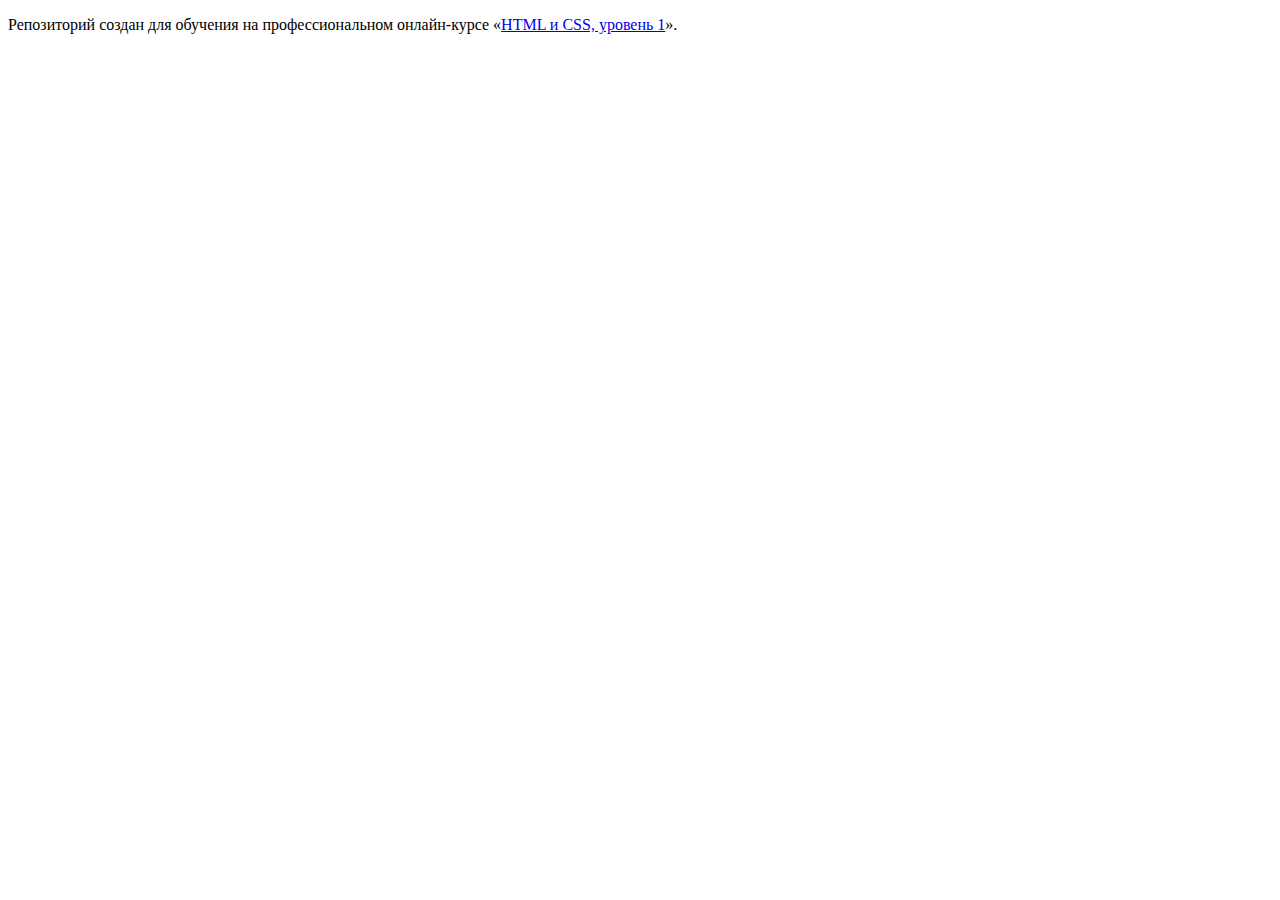
<file: master/index.html>
<!DOCTYPE html>
<html lang="ru">
  <head>
    <meta charset="utf-8">
    <title>HTML Academy: Техномарт</title>
    <base href="https://htmlacademy-htmlcss.github.io/992153-technomart-26/master/">
</head>
  <body>

    <p>Репозиторий создан для обучения на профессиональном онлайн‑курсе «<a href="https://htmlacademy.ru/intensive/htmlcss">HTML и CSS, уровень 1</a>».</p>

  </body>
</html>
</file>
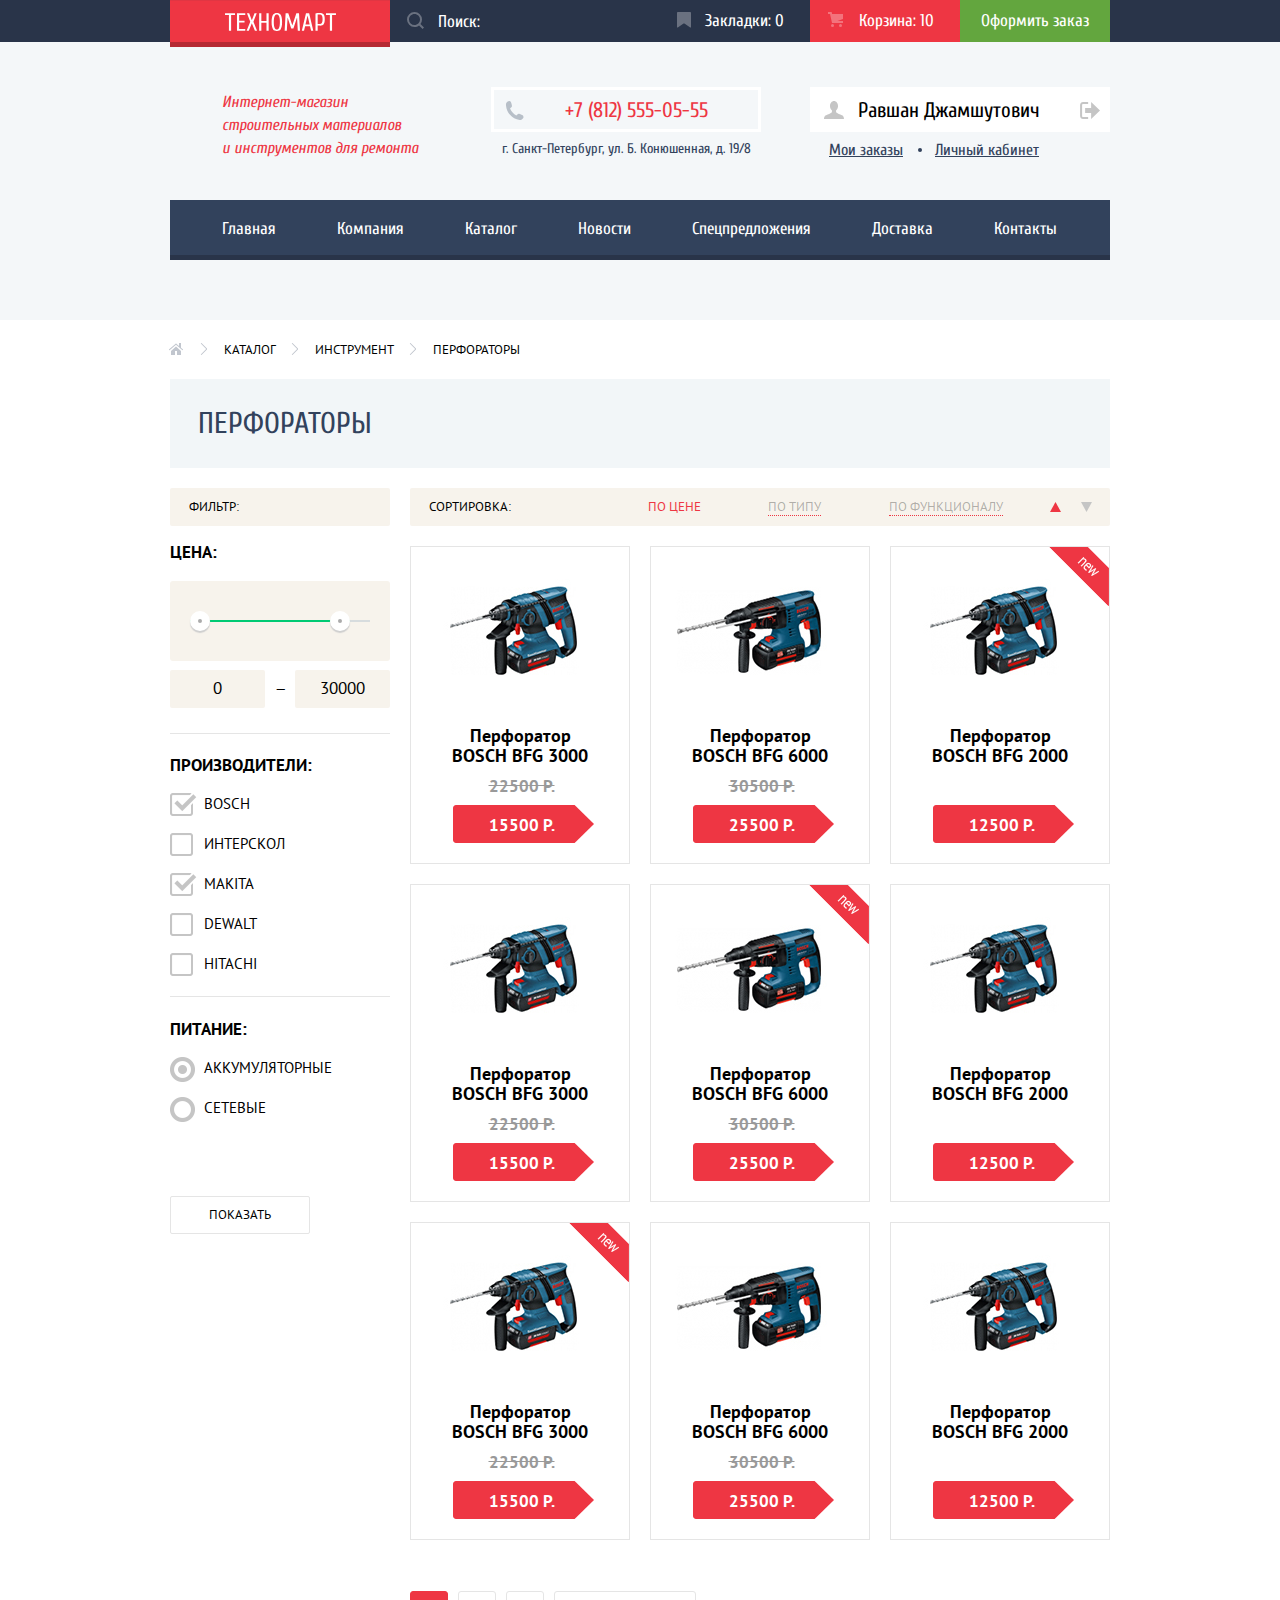
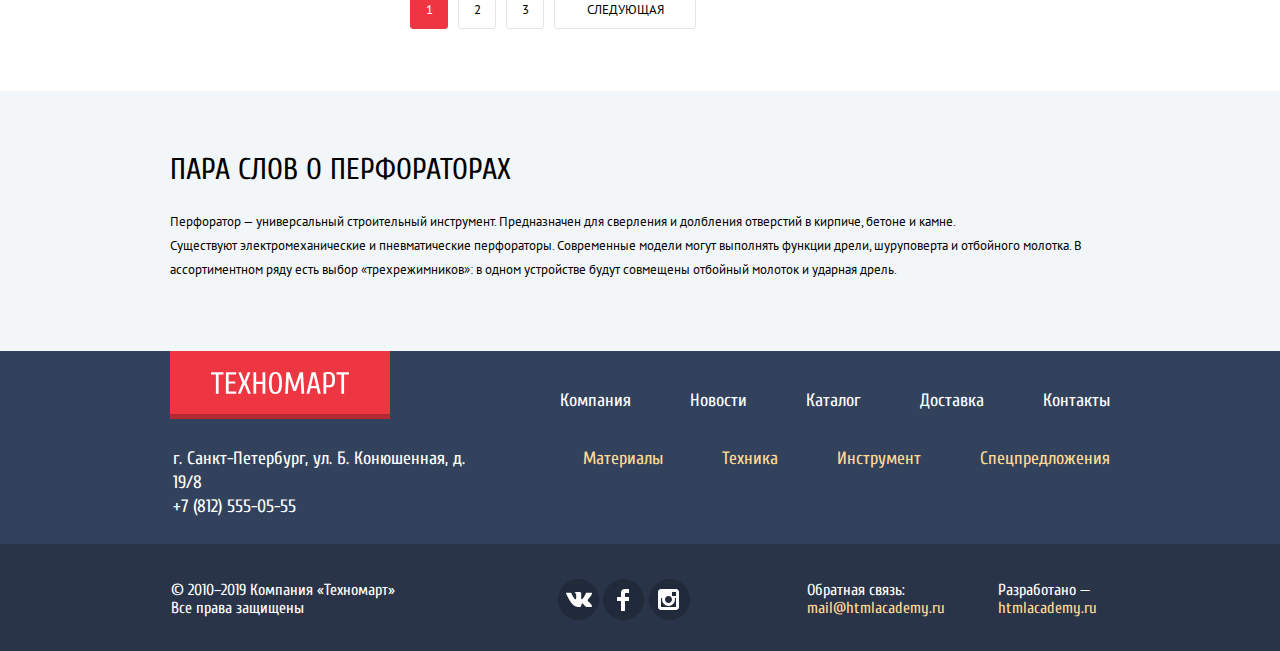
<file: catalog.html>
<!DOCTYPE html>
<html lang="ru">

<head>
  <meta charset="utf-8">
  <title>Каталог интернет-магазина "Техномарт"</title>
  <link href="https://fonts.googleapis.com/css?family=Cuprum:400,400i,700,700i|PT+Sans:400,400i,700,700i&display=swap&subset=cyrillic" rel="stylesheet">
  <link rel="stylesheet" href="css/normalize.css">
  <link rel="stylesheet" href="css/style-min.css">
</head>

<body class="inner-page">
  <header class="header-page" role="banner">
    <div class="header-top">
      <div class="inner-header-top container">
        <a class="logo header-logo">
          <img class="logo-img" src="img/image/logo-technomart.svg" width="111" height="19" alt="Логотип Техномарт">
        </a>
        <form class="search-wrap" method="GET" action="#">
          <input class="search" type="search" placeholder="Поиск:">
          <svg xmlns="http://www.w3.org/2000/svg" width="17" height="17" viewBox="0 0 17 17"><path fill="#ffffff" d="M17 15.586l-3.542-3.542A7.465 7.465 0 0 0 15 7.5 7.5 7.5 0 1 0 7.5 15c1.71 0 3.282-.579 4.544-1.542L15.586 17 17 15.586zM2 7.5C2 4.467 4.467 2 7.5 2 10.532 2 13 4.467 13 7.5c0 3.032-2.468 5.5-5.5 5.5A5.506 5.506 0 0 1 2 7.5z"/>
          </svg>
        </form>
        <div class="top-menu">
          <a class="top-menu-link bookmarks" href="#">Закладки: <span>0</span></a>
          <a class="top-menu-link basket full-basket" href="#">Корзина: <span>10</span></a>
          <a class="top-menu-link checkout" href="#">Оформить заказ</a>
        </div>
      </div>
    </div>
    <div class="container">
      <div class="header-middle">
        <p class="header-text">Интернет-магазин строительных материалов <br> и инструментов для ремонта</p>
        <div class="header-contacts">
          <a class="tel" href="tel:+78125550555">&#43;7 (812) 555-05-55</a>
          <span class="header-address">г. Санкт-Петербург, ул. Б. Конюшенная, д. 19/8</span>
        </div>
        <div class="user-nav modal">
          <a class="user-btn entry" href="#">Войти</a>
          <a class="user-btn registration" href="#">Регистрация</a>
        </div>
        <div class="account">
          <div class="user">
            <a class="user-name" href="#">
              <svg xmlns="http://www.w3.org/2000/svg" width="20" height="18" viewBox="0 0 20 18"><path fill="#c5c5c5" d="M17.881 14.166c-2.144-.735-4.256-1.666-5.207-2.39-.657-.501-.77-1.618-.517-2.415 1.118-.903 1.864-2.477 1.864-4.278C14.021 2.276 12.221 0 10 0S5.979 2.276 5.979 5.083c0 1.801.746 3.374 1.863 4.277.253.798.141 1.915-.517 2.416-.95.724-3.063 1.654-5.207 2.39S0 18 0 18h20s.025-3.099-2.119-3.834z"/>
            </svg> Равшан Джамшутович
            </a>
            <a class="user-exit" href="#" aria-label="Выход из профиля">
              <svg xmlns="http://www.w3.org/2000/svg" width="21" height="17" viewBox="0 0 21 17"><g fill="#c5c5c5"><path fill="#c5c5c5" d="M21 8.5L12.125 0v6h-6v5h6v6z"/><path fill="#c5c5c5" d="M3.106 13.952V3.048c.018-.376.171-1.057 1.01-1.057h5.027V0H4.116C1.938 0 1.112 1.81 1.087 3.027v10.946C1.112 15.189 1.938 17 4.116 17h5.027v-1.99H4.116c-.839 0-.992-.683-1.01-1.058z"/></g>
              </svg>
            </a>
          </div>
          <div class="user-date">
            <a class="user-link" href="#">Мои заказы</a>
            <span></span>
            <a class="user-link" href="#">Личный кабинет</a>
          </div>
        </div>
      </div>
      <nav class="nav" role="navigation">
        <ul class="nav-list">
          <li class="nav-item">
            <a class="nav-link" href="index.html">Главная</a>
          </li>
          <li class="nav-item">
            <a class="nav-link" href="#">Компания</a>
          </li>
          <li class="nav-item">
            <a class="nav-link active">Каталог</a>
          </li>
          <li class="nav-item">
            <a class="nav-link" href="#">Новости</a>
          </li>
          <li class="nav-item">
            <a class="nav-link" href="#">Спецпредложения</a>
          </li>
          <li class="nav-item">
            <a class="nav-link" href="#">Доставка</a>
          </li>
          <li class="nav-item">
            <a class="nav-link" href="#">Контакты</a>
          </li>
        </ul>
      </nav>
    </div>
  </header>
  <main class="main-catalog" role="main">
    <section class="container">
      <ul class="breadcrumbs-list">
        <li class="breadcrumbs-item breadcrumbs-home">
          <a class="breadcrumbs-link" href="index.html" aria-label="Главная">
            <svg xmlns="http://www.w3.org/2000/svg" width="15" height="12" viewBox="0 0 15 12"><g fill="#C1C6CE"><path d="M3 8v4h4V8h2v4h4V8L8 3.516z"/><path d="M14.831 6.365L13 4.751V0h-2v2.987L8.332.635c-.02-.017-.043-.023-.064-.037a.465.465 0 0 0-.08-.047.551.551 0 0 0-.095-.024C8.062.521 8.032.515 8 .515c-.031 0-.061.006-.092.012a.46.46 0 0 0-.095.025c-.028.011-.053.029-.08.046-.021.014-.045.02-.064.037l-6.498 5.73a.501.501 0 0 0 .33.875.497.497 0 0 0 .331-.125L8 1.677l6.169 5.438a.501.501 0 0 0 .662-.75z"/></g></svg>
          </a>
        </li>
        <li class="breadcrumbs-item">
          <a class="breadcrumbs-link" href="#">Каталог</a>
        </li>
        <li class="breadcrumbs-item">
          <a class="breadcrumbs-link" href="#">Инструмент</a>
        </li>
        <li class="breadcrumbs-item">
          <a class="breadcrumbs-link">Перфораторы</a>
        </li>
      </ul>
      <div class="title-inner">
        <h1 class="page-title">Перфораторы</h1>
      </div>
      <div class="filters-wrap">
        <section class="filters">
          <h2 class="visually-hidden">Фильтр товаров</h2>
          <div class="name-filter">Фильтр:</div>
          <form class="filter" method="GET" action="#">
            <fieldset class="filter-inner">
              <legend class="filter-title">Цена:</legend>
              <div class="range-block">
                <div class="scale">
                  <div class="bar"></div>
                </div>
                <div class="toggle toggle-min"></div>
                <div class="toggle toggle-max"></div>
              </div>
              <div class="price-selection">
                <input class="min-price" type="text" value="0" aria-label="Минимальная цена">
                <span class="dash">&#8212;</span>
                <input class="max-price" type="text" value="30000" aria-label="Максимальная цена">
              </div>
            </fieldset>
            <fieldset class="filter-inner">
              <legend class="filter-title">Производители:</legend>
              <ul class="filter-list">
                <li class="filter-item">
                  <input class="filter-input visually-hidden" type="checkbox" id="bosch" name="bosch" checked>
                  <label class="filter-label" for="bosch">Bosch</label>
                </li>
                <li class="filter-item">
                  <input class="filter-input visually-hidden" type="checkbox" id="interscol" name="interscol">
                  <label class="filter-label" for="interscol">Интерскол</label>
                </li>
                <li class="filter-item">
                  <input class="filter-input visually-hidden" type="checkbox" id="makita" name="makita" checked>
                  <label class="filter-label" for="makita">Makita</label>
                </li>
                <li class="filter-item">
                  <input class="filter-input visually-hidden" type="checkbox" id="dewalt" name="dewalt">
                  <label class="filter-label" for="dewalt">Dewalt</label>
                </li>
                <li class="filter-item">
                  <input class="filter-input visually-hidden" type="checkbox" id="hitachi" name="hitachi">
                  <label class="filter-label" for="hitachi">Hitachi</label>
                </li>
              </ul>
            </fieldset>
            <fieldset class="filter-inner">
              <legend class="filter-title">Питание:</legend>
              <ul class="filter-list">
                <li class="filter-item">
                  <input class="filter-input visually-hidden" type="radio" id="accum" name="power" checked>
                  <label class="filter-label radio-label" for="accum">Аккумуляторные</label>
                </li>
                <li class="filter-item">
                  <input class="filter-input visually-hidden" type="radio" id="net" name="power">
                  <label class="filter-label radio-label" for="net">Сетевые</label>
                </li>
              </ul>
            </fieldset>
            <button class="btn-show" type="submit">Показать</button>
          </form>
        </section>
        <section class="catalog">
          <h2 class="visually-hidden">Список перфораторов</h2>
          <div class="sorting">
            <span class="name-sorting">Сортировка:</span>
            <ul class="sorting-list">
              <li class="sorting-item">
                <a class="sorting-link sorting-active active">По цене</a>
              </li>
              <li class="sorting-item">
                <a class="sorting-link" href="#">По типу</a>
              </li>
              <li class="sorting-item">
                <a class="sorting-link" href="№">По функционалу</a>
              </li>
            </ul>
            <div class="sorting-control">
              <button class="sorting-btn control-up sorting-active" type="button" aria-label="Вверх">
                <svg xmlns="http://www.w3.org/2000/svg" width="11" height="10" viewBox="0 0 11 10"><path fill="#231F20" d="M5.5 0L0 10h11z"/></svg>
              </button>
              <button class="sorting-btn control-down" type="button" aria-label="Вниз">
                <svg xmlns="http://www.w3.org/2000/svg" width="11" height="10" viewBox="0 0 11 10"><path fill="#231F20" d="M5.5 10L0 0h11"/></svg>
              </button>
            </div>
          </div>
          <ul class="catalog-list">
            <li class="catalog-item">
              <div class="actions">
                <button class="button btn-buy" type="button">Купить</button>
                <button class="button btn-to-bookmarks" type="button">В закладки</button>
              </div>
              <div class="catalog-img">
                <img src="img/image/perforator_1.jpg" width="218" height="170" alt="Перфоратор BOSCH BFG 3000">
              </div>
              <div class="catalog-item-inner">
                <a class="catalog-link" href="#">
                  <h3 class="catalog-title">Перфоратор BOSCH BFG 3000</h3>
                </a>
                <b class="old-price">22500 Р.</b>
                <a class="price" href="#">15500 Р.</a>
              </div>
            </li>
            <li class="catalog-item">
              <div class="actions">
                <button class="button btn-buy" type="button">Купить</button>
                <button class="button btn-to-bookmarks" type="button">В закладки</button>
              </div>
              <div class="catalog-img">
                <img src="img/image/perforator_2.jpg" width="218" height="170" alt="Перфоратор BOSCH BFG 6000">
              </div>
              <div class="catalog-item-inner">
                <a class="catalog-link" href="#">
                  <h3 class="catalog-title">Перфоратор BOSCH BFG 6000</h3>
                </a>
                <b class="old-price">30500 Р.</b>
                <a class="price" href="#">25500 Р.</a>
              </div>
            </li>
            <li class="catalog-item new">
              <div class="actions">
                <button class="button btn-buy" type="button">Купить</button>
                <button class="button btn-to-bookmarks" type="button">В закладки</button>
              </div>
              <div class="catalog-img">
                <img src="img/image/perforator_3.jpg" width="218" height="170" alt="Перфоратор BOSCH BFG 2000">
              </div>
              <div class="catalog-item-inner">
                <a class="catalog-link" href="#">
                  <h3 class="catalog-title">Перфоратор BOSCH BFG 2000</h3>
                </a>
                <b class="old-price"></b>
                <a href="#" class="price">12500 Р.</a>
              </div>
            </li>
            <li class="catalog-item">
              <div class="actions">
                <button class="button btn-buy" type="button">Купить</button>
                <button class="button btn-to-bookmarks" type="button">В закладки</button>
              </div>
              <div class="catalog-img">
                <img src="img/image/perforator_1.jpg" width="218" height="170" alt="Перфоратор BOSCH BFG 3000">
              </div>
              <div class="catalog-item-inner">
                <a class="catalog-link" href="#">
                  <h3 class="catalog-title">Перфоратор BOSCH BFG 3000</h3>
                </a>
                <b class="old-price">22500 Р.</b>
                <a href="#" class="price">15500 Р.</a>
              </div>
            </li>
            <li class="catalog-item new">
              <div class="actions">
                <button class="button btn-buy" type="button">Купить</button>
                <button class="button btn-to-bookmarks" type="button">В закладки</button>
              </div>
              <div class="catalog-img">
                <img src="img/image/perforator_2.jpg" width="218" height="170" alt="Перфоратор BOSCH BFG 6000">
              </div>
              <div class="catalog-item-inner">
                <a class="catalog-link" href="#">
                  <h3 class="catalog-title">Перфоратор BOSCH BFG 6000</h3>
                </a>
                <b class="old-price">30500 Р.</b>
                <a href="#" class="price">25500 Р.</a>
              </div>
            </li>
            <li class="catalog-item">
              <div class="actions">
                <button class="button btn-buy" type="button">Купить</button>
                <button class="button btn-to-bookmarks" type="button">В закладки</button>
              </div>
              <div class="catalog-img">
                <img src="img/image/perforator_3.jpg" width="218" height="170" alt="Перфоратор BOSCH BFG 2000">
              </div>
              <div class="catalog-item-inner">
                <a class="catalog-link" href="#">
                  <h3 class="catalog-title">Перфоратор BOSCH BFG 2000</h3>
                </a>
                <b class="old-price"></b>
                <a href="#" class="price">12500 Р.</a>
              </div>
            </li>
            <li class="catalog-item new">
              <div class="actions">
                <button class="button btn-buy" type="button">Купить</button>
                <button class="button btn-to-bookmarks" type="button">В закладки</button>
              </div>
              <div class="catalog-img">
                <img src="img/image/perforator_1.jpg" width="218" height="170" alt="Перфоратор BOSCH BFG 3000">
              </div>
              <div class="catalog-item-inner">
                <a class="catalog-link" href="#">
                  <h3 class="catalog-title">Перфоратор BOSCH BFG 3000</h3>
                </a>
                <b class="old-price">22500 Р.</b>
                <a href="#" class="price">15500 Р.</a>
              </div>
            </li>
            <li class="catalog-item">
              <div class="actions">
                <button class="button btn-buy" type="button">Купить</button>
                <button class="button btn-to-bookmarks" type="button">В закладки</button>
              </div>
              <div class="catalog-img">
                <img src="img/image/perforator_2.jpg" width="218" height="170" alt="Перфоратор BOSCH BFG 6000">
              </div>
              <div class="catalog-item-inner">
                <a class="catalog-link" href="#">
                  <h3 class="catalog-title">Перфоратор BOSCH BFG 6000</h3>
                </a>
                <b class="old-price">30500 Р.</b>
                <a href="#" class="price">25500 Р.</a>
              </div>
            </li>
            <li class="catalog-item">
              <div class="actions">
                <button class="button btn-buy" type="button">Купить</button>
                <button class="button btn-to-bookmarks" type="button">В закладки</button>
              </div>
              <div class="catalog-img">
                <img src="img/image/perforator_3.jpg" width="218" height="170" alt="Перфоратор BOSCH BFG 2000">
              </div>
              <div class="catalog-item-inner">
                <a class="catalog-link" href="#">
                  <h3 class="catalog-title">Перфоратор BOSCH BFG 2000</h3>
                </a>
                <b class="old-price"></b>
                <a href="#" class="price">12500 Р.</a>
              </div>
            </li>
          </ul>
          <ul class="pagination-list">
            <li class="pagination-item">
              <a class="pagination-link pagination-active active">1</a>
            </li>
            <li class="pagination-item">
              <a class="pagination-link" href="#">2</a>
            </li>
            <li class="pagination-item">
              <a class="pagination-link" href="#">3</a>
            </li>
            <li class="pagination-item">
              <a class="pagination-link next" href="#">Следующая</a>
            </li>
          </ul>
        </section>
      </div>
    </section>
    <section class="perforator-info">
      <div class="container">
        <h2 class="info-title">Пара слов о перфораторах</h2>
        <p class="info-text">Перфоратор — универсальный строительный инструмент. Предназначен для сверления и долбления отверстий в кирпиче, бетоне и камне. <br> Существуют электромеханические и пневматические перфораторы. Современные модели могут выполнять функции дрели,
          шуруповерта и отбойного молотка. В ассортиментном ряду есть выбор «трехрежимников»: в одном устройстве будут совмещены отбойный молоток и ударная дрель.</p>
      </div>
    </section>
  </main>
  <footer class="footer-page" role="contentinfo">
    <div class="container">
      <div class="footer-top">
        <div class="footer-left">
          <a class="logo footer-logo">
            <img class="logo-img" src="img/image/logo-technomart.svg" width="138" height="22" alt="Логотип Техномарт">
          </a>
          <p class="footer-address">г. Санкт-Петербург, ул. Б. Конюшенная, д. 19&#47;8</p>
          <a class="footer-tel" href="tel:+78125550555">&#43;7 (812) 555-05-55</a>
        </div>
        <div class="footer-nav">
          <ul class="footer-list">
            <li class="footer-item">
              <a class="footer-link" href="#">Компания</a>
            </li>
            <li class="footer-item">
              <a class="footer-link" href="#">Новости</a>
            </li>
            <li class="footer-item">
              <a class="footer-link" href="catalog.html">Каталог</a>
            </li>
            <li class="footer-item">
              <a class="footer-link" href="#">Доставка</a>
            </li>
            <li class="footer-item">
              <a class="footer-link" href="#">Контакты</a>
            </li>
            <li class="footer-item">
              <a class="footer-link" href="#">Материалы</a>
            </li>
            <li class="footer-item">
              <a class="footer-link" href="#">Техника</a>
            </li>
            <li class="footer-item">
              <a class="footer-link" href="#">Инструмент</a>
            </li>
            <li class="footer-item">
              <a class="footer-link" href="#">Спецпредложения</a>
            </li>
          </ul>
        </div>
      </div>
    </div>
    <div class="footer-bottom">
      <div class="container">
        <div class="footer-bottom-inner">
          <p class="copy">&#169; 2010–2019 Компания &#171;Техномарт&#187;<br> Все права защищены</p>
          <ul class="social-list">
            <li class="social-item" title="Мы Вконтакте">
              <a class="social-link vk" href="#">
                <span class="visually-hidden">Вконтакте</span>
              </a>
            </li>
            <li class="social-item" title="Мы в Facebook">
              <a class="social-link fb" href="#">
                <span class="visually-hidden">Facebook</span>
              </a>
            </li>
            <li class="social-item" title="Мы в Instagram">
              <a class="social-link inst" href="#">
                <span class="visually-hidden">Instagram</span>
              </a>
            </li>
          </ul>
          <div class="feedback">
            <span class="feedback-text">Обратная связь:</span>
            <br>
            <a class="feedback-link" href="#">mail&#64;htmlacademy.ru</a>
          </div>
          <div class="developer">
            <span class="developer-text">Разработано 	
              &#8212;</span>
            <br>
            <a class="developer-link" href="https://htmlacademy.ru/intensive/htmlcss">htmlacademy.ru</a>
          </div>
        </div>
      </div>
    </div>
  </footer>

  <div class="item-added modal">
    <p class="item-text">Товар добавлен в корзину!</p>
    <div class="item-added-btn">
      <a class="btn checkout-btn" href="#">Оформить заказ</a>
      <button class="continue-btn" type="button">Продолжить покупки</button>
    </div>
    <button class="item-added-exit" type="button" aria-label="Закрыть">
      <svg enable-background="new 0 0 21 21" height="21" viewBox="0 0 21 21" width="21" xmlns="http://www.w3.org/2000/svg"><path d="m13.273 10.5 7.422-7.422c.389-.389.389-1.025 0-1.414l-1.359-1.359c-.389-.389-1.025-.389-1.414 0l-7.422 7.422-7.422-7.422c-.389-.389-1.025-.389-1.414 0l-1.359 1.359c-.389.389-.389 1.025 0 1.414l7.422 7.422-7.421 7.422c-.389.389-.389 1.025 0 1.414l1.359 1.359c.389.389 1.025.389 1.414 0l7.422-7.422 7.422 7.422c.389.389 1.025.389 1.414 0l1.359-1.359c.389-.389.389-1.025 0-1.414z" fill="#ee3643"/></svg>
    </button>
  </div>

  <script src="js/script-min.js"></script>
</body>

</html>
</file>
<file: css/style-min.css>
@-webkit-keyframes shake{0%,to{-webkit-transform:translateX(0);transform:translateX(0)}10%,30%,50%,70%,90%{-webkit-transform:translateX(-10px);transform:translateX(-10px)}20%,40%,60%,80%{-webkit-transform:translateX(10px);transform:translateX(10px)}}@keyframes shake{0%,to{-webkit-transform:translateX(0);transform:translateX(0)}10%,30%,50%,70%,90%{-webkit-transform:translateX(-10px);transform:translateX(-10px)}20%,40%,60%,80%{-webkit-transform:translateX(10px);transform:translateX(10px)}}body{font-family:"Cuprum",Arial,sans-serif;font-size:14px;background-color:#fff;margin:0;padding:0}img{max-width:100%;height:auto}a{text-align:center;text-decoration:none}html{-webkit-box-sizing:border-box;box-sizing:border-box}*,::after,::before{-webkit-box-sizing:inherit;box-sizing:inherit}.visually-hidden{position:absolute;width:1px;height:1px;margin:-1px;border:0;padding:0;white-space:nowrap;-webkit-clip-path:inset(100%);clip-path:inset(100%);clip:rect(0 0 0 0);overflow:hidden}.block-text,.catalog-item,.company-text,.contacts-text,.main-catalog,.services-text{font-family:"PT Sans",Arial,sans-serif}.header-page{min-height:320px;background-color:#f4f7f9;margin:0;padding:0}.footer-bottom,.header-top{background-color:#293449}.brands-list,.breadcrumbs-list,.catalog-list,.filter-list,.footer-list,.goods-list,.nav-list,.pagination-list,.services-list,.slider-list,.social-list,.sorting-list,.transport-companies{list-style:none}.footer-page a,.top-menu-link{color:#fff}.logo{display:block;width:220px;background-color:#ee3643;border-bottom:5px solid #b52933;margin:0;padding-top:12px}.btn:focus,.btn:hover,.logo:focus,.logo:hover{background-color:#ca2c37}.btn:active,.logo:active{background-color:#ba2732}.header-logo{position:absolute;min-height:47px;border-top:1px solid #e03643}.search-wrap{position:relative;margin-left:220px}.search-wrap svg{position:absolute;width:17px;height:17px;top:12px;left:17px;opacity:.3}.search-wrap:hover svg{opacity:1}.search{width:269px;height:42px;font-size:17px;line-height:18px;color:#fff;border:0;background-color:#293449;margin:0;padding:0 0 0 48px}input[type=search]::-webkit-input-placeholder{color:#fff}input[type=search]::-moz-placeholder{color:#fff}.search:focus{outline:0}.search:focus:-ms-input-placeholder,.search:focus::-ms-input-placeholder{color:#ccc}.search:focus::-webkit-input-placeholder{color:#ccc}.search:focus::-moz-placeholder{color:#ccc}.search:focus::placeholder{color:#ccc}.search:focus+svg,input:focus+label::before{opacity:1}.search:focus+svg path{fill:#ee3643}.search:hover,.top-menu-link:focus,.top-menu-link:hover{background-color:#212a3a}.search:focus{color:#000;background-color:#fff}.top-menu-link:active{background-color:#161d29;color:rgba(255,255,255,.6)}.checkout{background-color:#63a63e}.checkout:focus,.checkout:hover{background-color:#5fbb2d}.checkout:active{color:rgba(255,255,255,.5);background-color:#518534}.header-text{width:200px;font-size:16px;line-height:23px;font-style:italic;color:#ee3643;margin:0 20px 0 52px;padding:4px 0 0}.header-address,.tel{display:block;margin:0}.tel{position:relative;width:270px;min-height:45px;font-size:21px;line-height:21px;color:#ee3643;border:3px solid #fff;padding:10px 0 7px 20px}.tel::before{content:"";position:absolute;top:11px;left:11px;width:20px;height:20px;background-image:url(../img/image/icon-phone.svg);background-repeat:no-repeat;background-position:0 0}.header-address{font-size:14px;line-height:24px;color:#32425c;padding:5px 0 0}.user-nav{display:-webkit-box;display:-ms-flexbox;display:flex;-webkit-box-pack:end;-ms-flex-pack:end;justify-content:flex-end;width:300px}.user-btn{min-height:45px;font-size:21px;line-height:21px;color:#000;background-color:#fff;margin:0;padding:13px 0 11px}.user-btn:focus,.user-btn:hover{color:#ee3643}.user-btn:active{color:rgba(0,0,0,.3)}.account{width:300px;margin:0;padding:0}.user{position:relative;min-height:45px;font-size:21px;line-height:21px;background-color:#fff;margin:0 0 9px;padding:13px 0 0 48px}.user-name{position:relative;color:#000}.user-name svg{position:absolute;top:3px;left:-34px}.user-exit{position:absolute;top:15px;right:10px}.user-exit:focus path,.user-exit:hover path,.user-name:focus path,.user-name:hover path{fill:#32425c}.sorting-btn path,.user-exit:active path,.user-name:active path{fill:#c5c5c5}.user-date{padding:0 0 0 19px}.user-link{font-size:16px;line-height:18px;color:#32425c;text-decoration:underline}.user-date span{display:inline-block;vertical-align:top;width:4px;height:4px;font-size:17px;line-height:17px;background-color:#32425c;border-radius:50%;margin:7px 9px 0 11px}.user a:active{opacity:.3}.user-link:focus,.user-link:hover{color:#ee3643}.user-link:active{color:#32425c;opacity:.3}.nav-item{-webkit-box-flex:1;-ms-flex-positive:1;flex-grow:1}.nav-link{display:block;min-height:60px;font-size:17px;line-height:17px;color:#fff;background-color:#32425c;border-bottom:5px solid #293449;padding-top:20px;padding-bottom:16px}.nav-item:first-child .nav-link{padding-left:21px}.nav-item:last-child .nav-link{padding-right:23px}.nav-link:focus,.nav-link:hover{background-color:#293449}.nav-link:active{color:rgba(255,255,255,.5);background-color:#1d2739}.main-page{padding-top:59px}.features,.features-item{display:-webkit-box;display:-ms-flexbox;display:flex}.features{-ms-flex-wrap:wrap;flex-wrap:wrap;min-height:409px;padding:0;margin:0 0 30px}.features-item{position:relative;-webkit-box-orient:vertical;-webkit-box-direction:normal;-ms-flex-direction:column;flex-direction:column;width:300px;min-height:123px;padding:21px 0 23px 23px;margin:0 0 20px 20px}.features-item::before{content:"";position:absolute;width:78px;height:72px;background-repeat:no-repeat;background-position:0 0}.materials::before{top:31px;right:9px;background-image:url(../img/image/icon-1.png)}.instrument::before{top:33px;right:25px;background-image:url(../img/image/icon-2.png)}.equipment::before{top:31px;right:31px;background-image:url(../img/image/icon-3.png)}.discounts::before{top:26px;right:26px;background-image:url(../img/image/icon-4.png)}.delivery::before{top:32px;right:31px;background-image:url(../img/image/icon-5.png)}.materials{background-color:#ffbf47;margin-left:0}.instrument{background-color:#3bbce3}.equipment{background-color:#dc91d8}.discounts{background-color:#8ed78f}.delivery{background-color:#ffc047}.features-title{font-size:24px;line-height:30px;font-weight:700;color:#fff;margin:0 0 12px}.features-link{width:135px;min-height:38px;font-size:14px;line-height:18px;color:#fff;background-color:rgba(0,0,0,.1);text-transform:uppercase;padding-top:11px}.features-link:focus,.features-link:hover{background-color:rgba(0,0,0,.2)}.features-link:active{background-color:rgba(0,0,0,.3)}.slider{position:relative;width:620px;height:266px;background-color:#301d19}.slider-list{margin:0;padding:0}.slider-item{position:absolute;display:none;width:100%;height:266px;background-repeat:no-repeat;background-position:0 0;margin:0;padding:23px 0 0 24px}.slide-drill{background-image:url(../img/image/layer-99.jpg)}.slide-perforator{background-image:url(../img/image/layer-100.jpg)}.slider-title{display:block;font-size:36px;line-height:36px;font-weight:700;color:#fff;text-transform:uppercase;padding:0;margin:0 0 2px}.slider-text{font-size:18px;line-height:24px;color:#fff;margin:0;padding:0}.open-catalog{position:absolute;width:195px;bottom:22px;left:25px;padding:0 0 0 3px}.slider-control{position:absolute;width:22px;height:40px;top:114px;border:0;background-color:transparent}.slide-left,.slide-right{background-repeat:no-repeat;background-position:0 0}.slide-left{left:25px;background-image:url(../img/image/icon-left.svg)}.slide-right{right:20px;background-image:url(../img/image/icon-right.svg)}.btn{display:inline-block;vertical-align:middle;text-align:center;font-size:14px;line-height:18px;color:#fff;text-transform:uppercase;border-radius:3px;background-color:#ee3643;padding:11px 15px 9px}.brands-inner,.goods-inner{background-color:#f9f5f0}.popular{font-size:30px;line-height:30px;font-weight:400;color:#32425c;text-transform:uppercase}.brands-item{background-color:#fff}.popular-brands,.popular-goods{width:253px;min-height:38px;margin-top:20px}.btn-companies{width:220px}.btn-feedback{width:300px;padding-left:6px}.company-info h2,.services-title{font-weight:400}.company-info h2,.info-title,.page-title,.services-title{font-size:30px;line-height:30px;text-transform:uppercase}.info-title{font-weight:400}.company-info p,.services p{font-family:"PT Sans",Arial,sans-serif;font-size:13px;line-height:24px;font-weight:400}.services{background-color:#f4f8f9;min-height:522px;padding:40px 0 98px}.transport-companies{padding:0;margin:0 0 30px}.transport-companies-item{position:relative;font-size:18px;line-height:35px;margin:0 0 5px;padding:0 0 0 36px}.transport-companies-item::before{content:"";position:absolute;top:17px;left:0;width:25px;height:2px;background-color:#ee3643}.contacts-text{margin-bottom:32px}.cart-img{width:300px;height:158px;padding:0;margin:0 0 36px}.footer-page{min-height:300px;font-size:18px;line-height:24px;color:#fff;background-color:#32425c}.footer-bottom a,.footer-item:nth-child(n+6):nth-child(-n+9) a{color:#ffda96}.developer-link,.feedback-link{font-size:16px;line-height:18px}.footer-bottom a:focus,.footer-bottom a:hover,.footer-link:focus,.footer-link:hover{text-decoration:underline}.footer-link:active{opacity:.5}.footer-bottom a:active{color:#ee3643}.catalog-item,.social-list{text-align:center}.breadcrumbs-link{font-size:13px;line-height:18px;color:#000;text-transform:uppercase}.page-title{font-family:"Cuprum",Arial,sans-serif;font-weight:400;color:#32425c;background-color:#f2f6f8;margin:0 0 20px;padding:30px 0 29px 28px}.name-filter,.sorting{min-height:38px;font-size:13px;line-height:18px;color:#000;background-color:#f7f3ec;text-transform:uppercase;padding:0 0 0 19px;border-radius:2px}.name-filter{margin:0 0 11px;padding-top:10px}.max-price,.min-price,.range-block{background-color:#f7f3ec}.price-selection{display:-webkit-box;display:-ms-flexbox;display:flex;-webkit-box-orient:horizontal;-webkit-box-direction:normal;-ms-flex-direction:row;flex-direction:row;-webkit-box-pack:justify;-ms-flex-pack:justify;justify-content:space-between;min-height:38px}.max-price,.min-price{width:95px;min-height:38px;font-size:17px;line-height:18px;text-align:center;color:#000;text-transform:uppercase;border:0;padding-bottom:4px;border-radius:2px}.range-block{position:relative;height:80px;padding:39px 20px 0;margin:0 0 9px;border-radius:3px}.scale{height:2px;background:#d7dcde}.bar{width:160px;height:2px;background:#00ca74}.toggle{position:absolute;top:30px;left:0;width:20px;height:20px;padding:0;background-color:#ababab;border:8px solid #fff;-webkit-box-shadow:0 2px 1px 0 #cfcfcf;box-shadow:0 2px 1px 0 #cfcfcf;border-radius:50%;cursor:pointer}.toggle-min{left:20px}.toggle-max{left:160px}.dash{margin-top:11px}.sorting{display:-webkit-box;display:-ms-flexbox;display:flex;-webkit-box-pack:justify;-ms-flex-pack:justify;justify-content:space-between;margin:0 0 20px;padding-right:17px;padding-top:10px}.name-sorting{margin-right:95px}.sorting-list{display:-webkit-box;display:-ms-flexbox;display:flex;-webkit-box-pack:justify;-ms-flex-pack:justify;justify-content:space-between;-ms-flex-wrap:wrap;flex-wrap:wrap;width:355px;margin:0;padding:0}.sorting-link{color:rgba(0,0,0,.3);border-bottom:1px dotted #ee3643;margin:0;padding:0}.sorting-link:focus,.sorting-link:hover{color:#000;border-bottom:1px solid #ee3643}.sorting-active,.sorting-link:active{color:#ee3643;border:0}.sorting-control{display:-webkit-box;display:-ms-flexbox;display:flex;-webkit-box-pack:justify;-ms-flex-pack:justify;justify-content:space-between;width:43px;min-height:12px;padding:0;margin-top:2px;margin-right:6px}.control-down,.control-up{width:11px;height:10px;border:0;background-color:transparent}.sorting-btn:focus path,.sorting-btn:hover path{fill:#231f20}.sorting-active path,.sorting-btn:active path{fill:#ee3643}.filter-list,.filter-title{text-transform:uppercase;padding:0}.filter-title{font-size:17px;line-height:30px;font-weight:700;margin:0 0 14px}.filter-list{font-size:15px;line-height:20px;margin:0}.filter-item{margin-bottom:20px}.filter-item:last-child{margin-bottom:0}.filter-label{margin-left:18px}.filter-input:disabled+label{opacity:.4}.filter-label,.radio-label{position:relative;padding-left:16px}.filter-label::before{content:"";position:absolute;display:block;top:-1px;left:-18px;width:23px;height:23px;background-image:url(../img/image/checkbox-off.png);background-repeat:no-repeat;cursor:pointer}.filter-input:checked+.filter-label::before{width:27px;height:23px;background-image:url(../img/image/checkbox-on.png)}.filter-input:disabled+.filter-label::before,.filter-input:disabled+.radio-label::before{opacity:.3}.filter-input+.filter-label:hover::before{background-image:url(../img/image/checkbox-off-hover.png)}.filter-input:checked+.filter-label:hover::before{background-image:url(../img/image/checkbox-on-hover.png)}.radio-label::before{width:25px;height:25px;background-image:url(../img/image/radio-off.png)}.filter-input:checked+.radio-label::before{width:25px;height:25px;background-image:url(../img/image/radio-on.png)}.filter-input+.radio-label:hover::before{background-image:url(../img/image/radio-off-hover.png)}.filter-input:checked+.radio-label:hover::before{background-image:url(../img/image/radio-on-hover.png)}.btn-show{width:140px;min-height:38px;font-size:13px;line-height:18px;text-align:center;background-color:#fff;border:1px solid #e5e5e5;text-transform:uppercase;padding:0;margin:37px 0 0;border-radius:2px}.btn-show:focus,.btn-show:hover{cursor:pointer}.catalog-item-inner{display:-webkit-box;display:-ms-flexbox;display:flex;-webkit-box-orient:vertical;-webkit-box-direction:normal;-ms-flex-direction:column;flex-direction:column;width:160px;min-height:136px;padding:0;margin:9px auto 0}.catalog-link{color:#000;margin-bottom:7px}.catalog-title{width:158px;font-size:18px;line-height:20px;font-weight:700;padding:0;margin:0 auto 1px}.old-price,.price{font-size:17px;line-height:18px;font-weight:700}.old-price{min-height:31px;color:#999;text-decoration:line-through;padding:3px 0 0 3px;margin:0 auto}.price{display:block;min-height:38px;width:141px;color:#fff;background:url(../img/image/red-button.svg) center no-repeat;margin:0 0 20px 13px;padding:11px 3px 0 0}.pagination-list{display:-webkit-box;display:-ms-flexbox;display:flex;-webkit-box-pack:start;-ms-flex-pack:start;justify-content:flex-start;-ms-flex-wrap:wrap;flex-wrap:wrap;-webkit-box-align:center;-ms-flex-align:center;align-items:center;padding:0;margin:0 0 62px;min-height:38px}.pagination-link{display:inline-block;vertical-align:middle;font-size:13px;line-height:18px;color:#000;background-color:#fff;text-transform:uppercase;border:1px solid #e5e5e5;border-radius:3px;margin:0 10px 0 0;padding:9px 5px 0;min-width:38px;min-height:38px}.next{padding-right:31px;padding-left:32px}.pagination-link:focus,.pagination-link:hover{border:1px solid #bdc6ca}.pagination-active,.pagination-link:active{border:1px solid #ee3643}.pagination-active{color:#fff;background-color:#ee3643}.perforator-info{background-color:#f2f6f8;margin:0;padding:64px 0 0;min-height:260px}.info-title{font-family:"Cuprum",Arial,sans-serif;margin:0;padding:0}.info-text{font-size:13px;line-height:24px;padding:0;margin:25px 0 0}.copy,.developer-text,.feedback-text{font-size:16px;line-height:18px}.container{width:960px;margin-right:auto;margin-left:auto;padding-right:10px;padding-left:10px}.header-top{width:100%;min-height:42px}.inner-header-top,.top-menu{display:-webkit-box;display:-ms-flexbox;display:flex;-ms-flex-wrap:wrap;flex-wrap:wrap}.inner-header-top{position:relative;-webkit-box-pack:justify;-ms-flex-pack:justify;justify-content:space-between}.top-menu{width:450px}.top-menu-link{font-size:17px;line-height:18px;width:150px;min-height:42px;padding:12px 0 10px 18px}.top-menu-link.checkout{padding-left:0}.basket,.bookmarks{position:relative}.bookmarks::before{content:"";position:absolute;top:12px;left:17px;width:20px;height:20px;background-image:url(../img/image/icon-bookmark.svg);background-repeat:no-repeat;background-position:0 0;opacity:.3}.bookmarks:hover::before{opacity:1}.bookmarks:active::before,.bookmarks:focus::before{opacity:.5}.basket::before{content:"";position:absolute;top:12px;left:18px;width:20px;height:20px;background-image:url(../img/image/icon-cart.svg);background-repeat:no-repeat;background-position:0 0;opacity:.3}.basket:hover::before{opacity:1}.basket:active::before,.basket:focus::before{opacity:.5}.full-basket{background-color:#ee3643;padding-left:23px}.full-basket:focus,.full-basket:hover{background-color:#ca2c37}.full-basket:active{color:#fff;background-color:#ba2732}.header-middle{display:-webkit-box;display:-ms-flexbox;display:flex;-webkit-box-pack:justify;-ms-flex-pack:justify;justify-content:space-between;-webkit-box-align:start;-ms-flex-align:start;align-items:flex-start;margin:0 0 39px;padding:45px 0 0}.header-contacts{width:270px;text-align:center;margin:0}.entry{position:relative;width:120px;padding-left:21px}.entry svg{position:absolute;top:15px;left:13px}.entry:focus path,.entry:hover path{fill:#32425c}.entry:active path{fill:#c5c5c5}.registration{width:150px;margin-left:10px}.company-info,.nav-list{display:-webkit-box;display:-ms-flexbox;display:flex;-webkit-box-pack:justify;-ms-flex-pack:justify;justify-content:space-between;width:940px}.nav-list{-ms-flex-wrap:wrap;flex-wrap:wrap;margin:0;padding:0}.company-info{min-height:534px;padding:54px 0 85px}.technomart-company{width:520px;margin:0}.company-text{margin:0;padding:0}.company-text:first-of-type{margin-bottom:25px}.company-text:last-of-type{margin-bottom:13px}.contacts{width:300px;margin:0}.footer-top{display:-webkit-box;display:-ms-flexbox;display:flex;-webkit-box-pack:justify;-ms-flex-pack:justify;justify-content:space-between;min-height:193px}.footer-logo{min-height:68px;margin:0 0 28px;padding:21px 0 0}.footer-address{font-size:18px;line-height:24px}.footer-address,.footer-tel{margin:0 0 0 3px}.footer-list{display:-webkit-box;display:-ms-flexbox;display:flex;-webkit-box-pack:end;-ms-flex-pack:end;justify-content:flex-end;-ms-flex-wrap:wrap;flex-wrap:wrap;padding:0;margin:4px 0 0;width:613px}.footer-item{padding:34px 0 0 59px}.footer-bottom{min-height:107px;margin:0;padding:35px 0 0}.footer-bottom-inner{display:-webkit-box;display:-ms-flexbox;display:flex;-webkit-box-pack:justify;-ms-flex-pack:justify;justify-content:space-between}.copy{padding:0;margin:2px 45px 0 1px}.social-list{display:-webkit-box;display:-ms-flexbox;display:flex;-webkit-box-pack:justify;-ms-flex-pack:justify;justify-content:space-between;-ms-flex-wrap:wrap;flex-wrap:wrap;padding:0;width:132px;min-height:41px;margin:0 auto}.social-item{margin-bottom:4px}.social-link{position:relative;display:block;width:41px;height:41px;background-color:#212a3a;border-radius:50px;margin:0;padding:0}.social-link::before{content:"";position:absolute;top:13px;left:8px;width:30px;height:30px;background-image:url(../img/image/icon-vk.svg);background-repeat:no-repeat;background-position:0 0}.fb::before{top:10px;left:14px;background-image:url(../img/image/icon-fb.svg)}.inst::before{top:10px;left:9px;background-image:url(../img/image/icon-insta.svg)}.social-link:active,.social-link:focus,.social-link:hover{background-color:#ee3643}.developer,.feedback{line-height:18px;margin:2px 0 0}.feedback{margin-right:53px}.developer{margin-right:13px}.breadcrumbs-list{display:-webkit-box;display:-ms-flexbox;display:flex;-webkit-box-pack:start;-ms-flex-pack:start;justify-content:flex-start;margin:0;padding:21px 0 20px}.breadcrumbs-item{position:relative}.breadcrumbs-item:not(:first-of-type){padding-left:39px}.breadcrumbs-item:not(:first-of-type)::before{content:"";position:absolute;top:2px;left:15px;width:7px;height:12px;background-image:url(../img/image/icon-right-small.svg);background-repeat:no-repeat;background-position:0 0}.breadcrumbs-home{position:relative;width:15px}.breadcrumbs-home svg{position:absolute;top:2px;left:-2px}.filters-wrap{display:-webkit-box;display:-ms-flexbox;display:flex;-webkit-box-pack:justify;-ms-flex-pack:justify;justify-content:space-between}.filters{width:220px}.filter{margin:0;padding:0}.filter-inner{padding:0 0 25px;margin:0 0 16px;border:0}.filter-inner:not(:last-of-type){border-bottom:1px solid #e5e5e5}.filter-inner:nth-of-type(2){padding-bottom:22px;margin-bottom:17px}.catalog{width:700px;min-height:1150px}.catalog-list{display:-webkit-box;display:-ms-flexbox;display:flex;-ms-flex-wrap:wrap;flex-wrap:wrap;padding:0;margin:0 0 31px}.catalog-img{height:170px;padding:0;margin:0 auto}.catalog-item{position:relative;width:220px;min-height:318px;margin-right:20px;margin-bottom:20px;border:1px solid #e5e5e5}.actions{position:absolute;font-family:"Cuprum",Arial,sans-serif;display:-webkit-box;display:-ms-flexbox;display:flex;-webkit-box-orient:vertical;-webkit-box-direction:normal;-ms-flex-direction:column;flex-direction:column;top:0;left:0;width:218px;min-height:170px;background-color:#fff;padding:43px 0 40px}.button{width:135px;min-height:38px;font-size:14px;line-height:18px;text-transform:uppercase;border:0;border-radius:2px;margin-right:auto;margin-bottom:8px;margin-left:auto;padding-top:3px;padding-left:10px;cursor:pointer}.btn-buy{position:relative;color:#fff;background-color:#63a63e;border-bottom:3px solid #367315}.btn-buy::before{content:"";position:absolute;top:11px;left:15px;width:20px;height:20px;background-image:url(../img/image/icon-cart.svg);background-repeat:no-repeat;background-position:0 0;opacity:.3}.btn-to-bookmarks{color:#32425c;background-color:#fff;border:3px solid #63a63e}.btn-buy:focus,.btn-buy:hover{background-color:#5fbb2d}.btn-buy:active{background-color:#518534;border-color:#518534}.btn-to-bookmarks:focus,.btn-to-bookmarks:hover{border-color:#32425c}.btn-to-bookmarks:active{border-color:#c1c6ce;color:rgba(50,66,92,.3)}.catalog-item .actions{display:none}.catalog-item:hover .actions{display:block}.new::after{content:"";position:absolute;width:60px;height:60px;top:0;right:0;background-image:url("../img/image/new flag.png");background-repeat:no-repeat;background-position:0 0}.catalog-item:hover{-webkit-box-shadow:0 10px 25px rgba(41,52,73,.5);box-shadow:0 10px 25px rgba(41,52,73,.5)}.catalog-item:nth-child(3n){margin-right:0}.goods{min-height:428px;margin-bottom:20px}.goods-inner,.goods-list{display:-webkit-box;display:-ms-flexbox;display:flex;-webkit-box-pack:justify;-ms-flex-pack:justify;justify-content:space-between}.goods-inner{-webkit-box-align:start;-ms-flex-align:start;align-items:flex-start;min-height:89px;margin-bottom:20px;padding-right:24px;padding-left:28px;padding-top:5px}.goods-list{-ms-flex-wrap:wrap;flex-wrap:wrap;margin:0;padding:0}.goods-list .catalog-item{margin:0}.brands{min-height:421px;margin-bottom:65px}.brands-inner{-webkit-box-pack:justify;-ms-flex-pack:justify;justify-content:space-between;-webkit-box-align:start;-ms-flex-align:start;align-items:flex-start;min-height:89px;margin-bottom:20px;padding-right:24px;padding-left:28px;padding-top:5px}.brands-inner,.brands-item,.brands-list{display:-webkit-box;display:-ms-flexbox;display:flex}.brands-list{-ms-flex-wrap:wrap;flex-wrap:wrap;margin:0;padding:0}.brands-item{-webkit-box-pack:center;-ms-flex-pack:center;justify-content:center;-webkit-box-align:center;-ms-flex-align:center;align-items:center;width:220px;min-height:145px;border:1px solid #ebebeb;margin-right:20px;margin-bottom:20px}.brands-item:nth-child(4n){margin-right:0}.brand-interskol{padding-bottom:11px;padding-right:1px}.brands-item:focus,.brands-item:hover{-webkit-box-shadow:0 10px 25px rgba(41,52,73,.5);box-shadow:0 10px 25px rgba(41,52,73,.5)}.brands-item:active{-webkit-box-shadow:0 4px 10px rgba(41,52,73,.5);box-shadow:0 4px 10px rgba(41,52,73,.5);opacity:.3}.services-text{width:400px;padding:0;margin:0 0 70px}.services-list{position:relative;width:240px;padding:0;margin:0 80px 0 0}.services-item{display:block;min-height:62px;font-size:21px;line-height:30px;font-weight:700;color:#fff;background-color:#32425c;border-top:1px solid #405069;border-bottom:1px solid #293449;margin:0;padding:14px 0 0 23px}.services-item:focus,.services-item:hover{background-color:#293449;color:#fff;cursor:pointer}.services-item:active{color:#32425c;background-color:#fff;border:#fff}.services-list::after{top:-40px;right:0;width:10px;height:272px;background-image:url(../img/image/shadow.png)}.services-block{position:relative;width:278px;min-height:186px;padding:0;margin:-2px 0 0}.block-guarantee{width:375px}.block-guarantee .block-title{font-style:italic}.block-credit{width:280px}.block-title{font-size:36px;line-height:36px;font-weight:400;color:#32425c;text-transform:uppercase}.block-text{padding:0;margin:24px 0 0}.send-request{width:195px;margin-top:26px}.services-block::after,.services-list::after{content:"";position:absolute;background-repeat:no-repeat;background-position:0 0}.block-delivery::after{top:25px;right:-341px;width:468px;height:261px;background-image:url(../img/image/auto.png)}.block-guarantee::after{top:5px;right:-251px;width:389px;height:283px;background-image:url(../img/image/garantee.png)}.block-credit::after{top:0;right:-351px;width:465px;height:285px;background-image:url(../img/image/credit.png)}.map-popup,.modal-question{position:fixed;left:50%;z-index:1}.map-popup{top:60px;width:980px;height:447px;padding:0;margin:0 0 0 -490px}.modal-question{top:271px;width:620px;min-height:430px;background-color:#fff;border-top:6px solid #ff5357;-webkit-box-shadow:0 20px 40px rgba(0,0,0,.75);box-shadow:0 20px 40px rgba(0,0,0,.75);margin-left:-310px}.item-added-exit,.map-exit,.modal-question-exit{position:absolute;border:0;width:21px;height:20px;margin:0;padding:0;background-color:transparent;z-index:1}.item-added-exit,.modal-question-exit{top:9px;right:9px}.map-exit{top:23px;right:21px}.question{position:relative;display:-webkit-box;display:-ms-flexbox;display:flex;-webkit-box-pack:justify;-ms-flex-pack:justify;justify-content:space-between;-ms-flex-wrap:wrap;flex-wrap:wrap;width:460px;min-height:226px;margin:0 auto 12px;padding:48px 0 0}.question-item{width:220px;margin-bottom:21px}.question-item input{font-family:"PT Sans",Arial,sans-serif;font-size:13px;line-height:18px;width:220px;height:38px;color:#b0b0b0;border:2px solid #dee3e4;border-radius:3px;padding-left:14px}.question-item:nth-last-of-type(1){width:460px}.question-item:nth-last-of-type(1) textarea{font-family:"PT Sans",Arial,sans-serif;font-size:13px;line-height:18px;width:460px;height:114px;color:#b0b0b0;border:2px solid #dee3e4;border-radius:3px;padding-top:10px;padding-left:14px}.question-item input:focus,.question-item textarea:focus{color:#000}.question-item label{display:block;font-size:18px;line-height:18px;margin-bottom:9px;margin-left:1px}.question-bottom{background-color:#f4f4f4;width:100%;min-height:112px;margin:0;padding:0}.question-send{position:absolute;bottom:-86px;left:0;width:100%;border:0}.item-added{position:fixed;top:392px;left:50%;width:620px;min-height:282px;background-color:#fff;border-top:6px solid #ff5357;-webkit-box-shadow:0 20px 40px rgba(41,52,73,.75);box-shadow:0 20px 40px rgba(41,52,73,.75);margin-left:-310px;padding:36px 0 0;z-index:1}.item-text{position:relative;display:block;font-size:30px;line-height:30px;padding-left:180px;margin-bottom:68px}.item-text::before{content:"";position:absolute;top:-17px;left:81px;width:66px;height:66px;background-image:url(../img/image/icon-mark.svg);background-repeat:no-repeat}.item-added-btn{width:100%;min-height:112px;background-color:#f1f1f1;margin:0 auto;padding:37px 0 0;text-align:center}.checkout-btn{width:220px;margin-right:16px}.continue-btn{display:inline-block;font-size:14px;line-height:18px;text-align:center;vertical-align:middle;text-transform:uppercase;width:220px;color:#000;background-color:#fff;border:0;margin:0;padding:11px 0 9px;border-radius:3px}.slider-controls{position:absolute;left:50%;bottom:36px;z-index:1;width:160px;height:18px;text-align:center;font-size:0;-webkit-transform:translateX(-50%);-ms-transform:translateX(-50%);transform:translateX(-50%)}.slider-controls label{position:relative;display:inline-block;vertical-align:middle;width:18px;height:18px;margin:4px 1px 1px;padding:8px;border-radius:50%;cursor:pointer}.slider-controls label::after{content:"";position:absolute;top:4px;left:4px;z-index:1;width:10px;height:10px;background:#fff;border-radius:50%}#product-1:checked~.slider-list .slider-item:nth-child(1),#product-2:checked~.slider-list .slider-item:nth-child(2){display:block}#product-1:checked~.slider-controls .slider-controls-item--1::before,#product-2:checked~.slider-controls .slider-controls-item--2::before{content:"";position:absolute;left:50%;top:50%;z-index:2;width:6px;height:6px;margin:-3px;background-color:#ee3643;border-radius:50%}.services-wrap{position:relative}.services-inner{position:absolute;display:none;top:0;left:320px}#services-1:checked~.services-list .services-item:nth-child(1),#services-2:checked~.services-list .services-item:nth-child(2),#services-3:checked~.services-list .services-item:nth-child(3){color:#32425c;background-color:#fff;border:#fff}#services-1:checked~.services-inner:nth-of-type(2),#services-2:checked~.services-inner:nth-of-type(3),#services-3:checked~.services-inner:nth-of-type(4){display:block}.modal{display:none}.modal-show{display:block}.modal-error{-webkit-animation-name:shake;animation-name:shake;-webkit-animation-duration:.6s;animation-duration:.6s}.map-popup img{position:absolute;margin:0}.map-popup .my-map{position:absolute;border:0;top:15px;left:15px;width:940px;height:452px;z-index:1}#product-1:focus~.slider-controls .slider-controls-item--1::after,#product-2:focus~.slider-controls .slider-controls-item--2::after{opacity:1}#services-1:focus~.services-list .services-item:nth-child(1),#services-2:focus~.services-list .services-item:nth-child(2),#services-3:focus~.services-list .services-item:nth-child(3){opacity:1}
</file>
